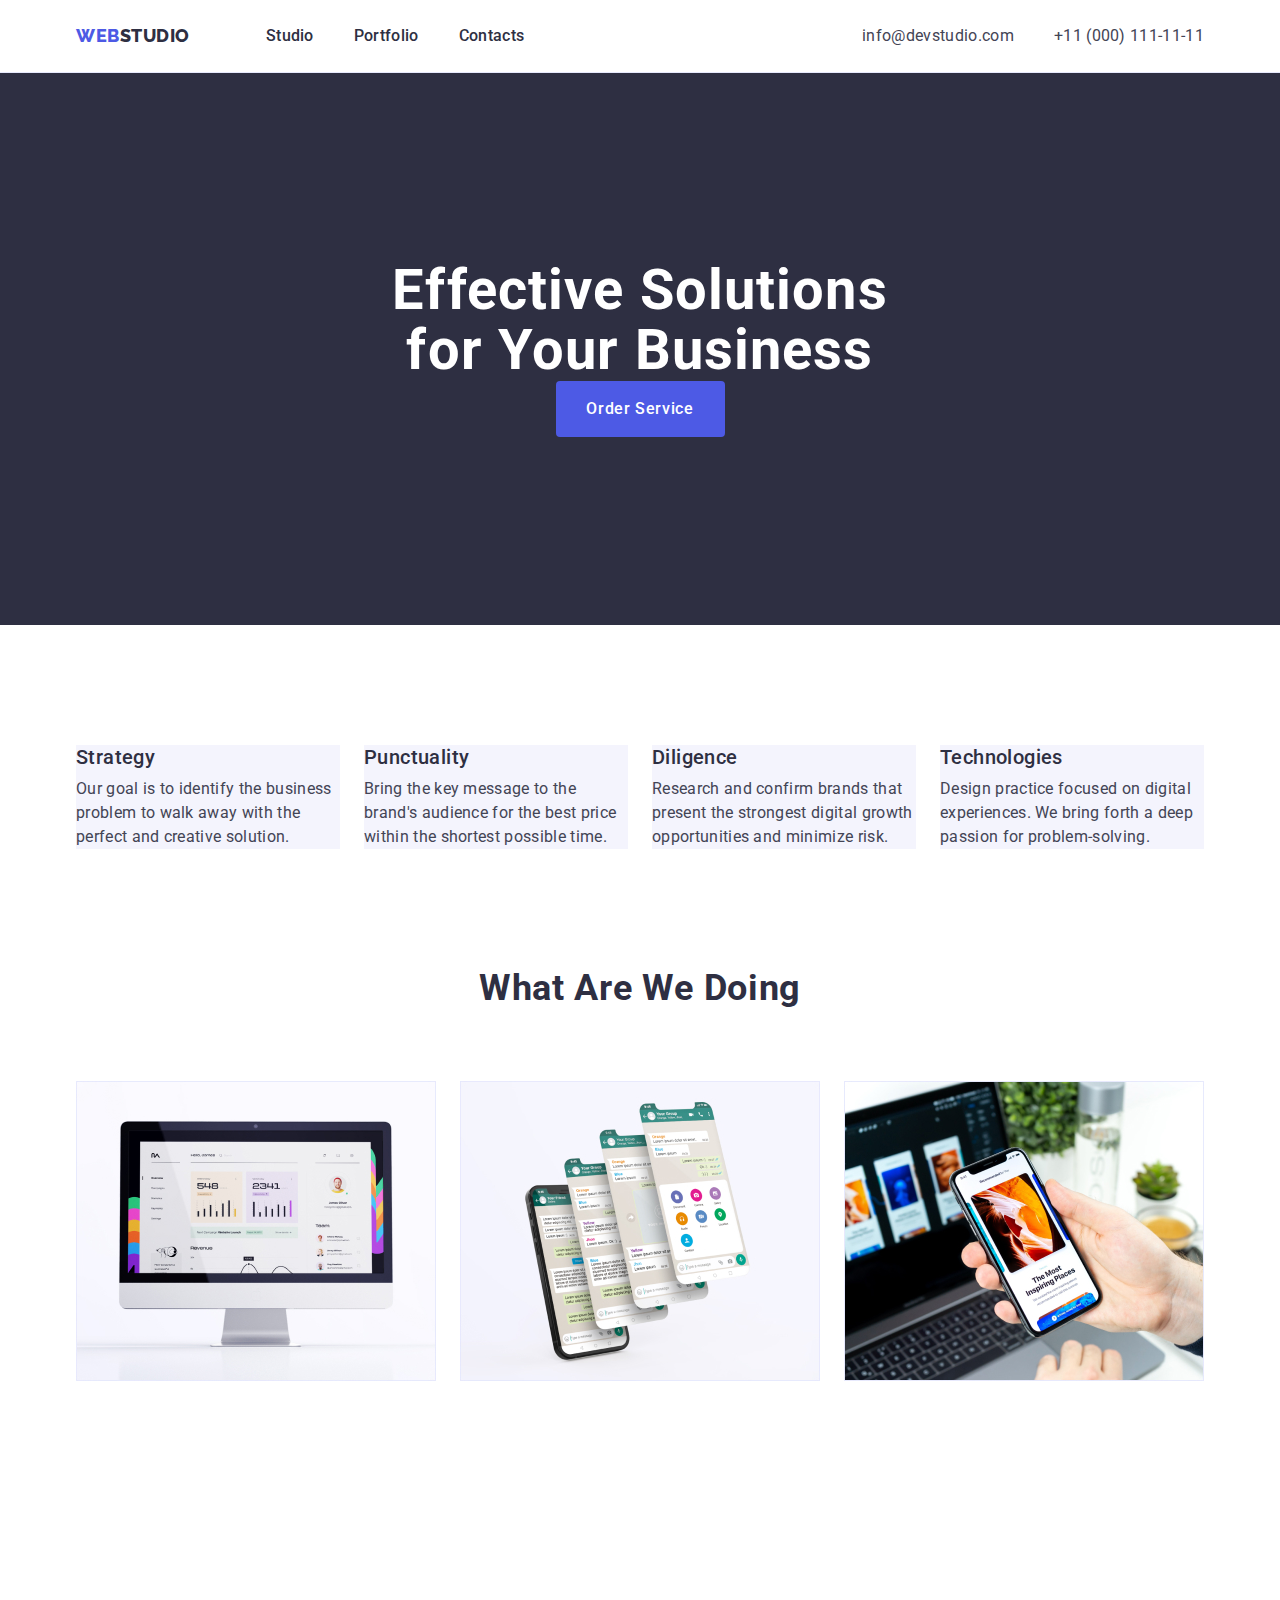
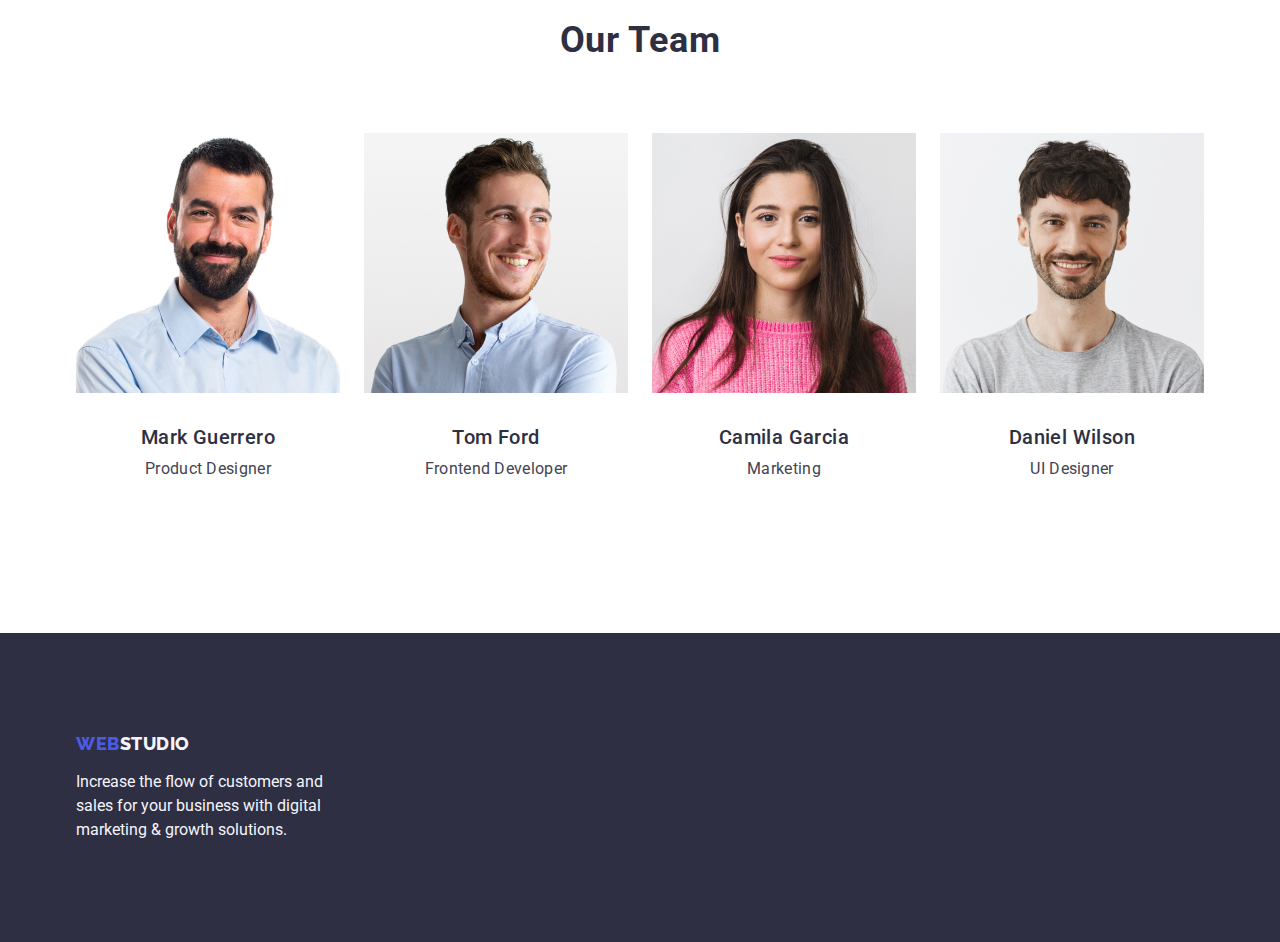
<file: index.html>
<!DOCTYPE html>
<html lang="en">



<head>
    <meta charset="UTF-8">
    <meta http-equiv="X-UA-Compatible" content="IE=edge">
    <meta name="viewport" content="width=device-width,initial-scale=1.0" />
    <link href="https://fonts.googleapis.com" rel="preconnect" />
    <link href="https://fonts.gstatic.com" rel="preconnect" />
    <link href="https://fonts.googleapis.com/css2?family=Raleway:wght@800&family=Roboto:wght@400;500;700&display=swap"
        rel="stylesheet" />
    <title>Web Studio</title>
    <link rel="stylesheet"
        href="https://cdnjs.cloudflare.com/ajax/libs/modern-normalize/1.1.0/modern-normalize.min.css">
    <link rel="stylesheet" href="./css/styles.css" />
</head>

<body class="body">
    <header class="page-header">
        <div class="header-cntnr container">
            <nav class="nav list">
                <a class="logo link" href="./index.html">Web<span class="second-logo">Studio</span></a>
                <ul class="header-menu-item list">
                    <li class="nav-menu">
                        <a class="menu link" href="./index.html">Studio</a>
                    </li>
                    <li class="nav-menu">
                        <a class="menu link" href="./portfolio.html">Portfolio</a>
                    </li>
                    <li class="nav-menu"><a class="menu link" href="">Contacts</a>
                    </li>
                </ul>
            </nav>
            <address class="address">
                <ul class="contact-menu list">
                    <li class="menu-item link">
                        <a class="contact link" href="mailto:info@devstudio.com">info@devstudio.com</a>
                    </li>
                    <li class="menu-item link">
                        <a class="contact link" href="tel:+110001111111">+11 (000) 111-11-11</a>
                    </li>
                </ul>
            </address>
        </div>
    </header>

    <main>

        <section class="second-menu-title">
            <div class="container">
                <h1 class="hero-title">Effective Solutions for Your Business </h1>
                <button class="order-button" type="button">Order Service</button>
            </div>
        </section>

        <section class="excellence-menu-section">
            <div class="container">
                <h2 class="visually-hidden">Our Excellence</h2>
                <ul class="excellence-menu list">
                    <li class="excellence-menu-item ">
                        <h3 class="title-second-section">Strategy</h3>
                        <p class="second-section-p">Our goal is to identify the business problem to walk away with the
                            perfect and creative
                            solution.
                        </p>
                    </li>
                    <li class="excellence-menu-item">
                        <h3 class="title-second-section">Punctuality</h3>
                        <p class="second-section-p">Bring the key message to the brand's audience for the best price
                            within
                            the shortest
                            possible
                            time.</p>
                    </li>
                    <li class="excellence-menu-item">
                        <h3 class="title-second-section">Diligence</h3>
                        <p class="second-section-p">Research and confirm brands that present the strongest digital
                            growth
                            opportunities and
                            minimize
                            risk.</p>
                    </li>
                    <li class="excellence-menu-item">
                        <H3 class="title-second-section">Technologies</H3>
                        <p class="second-section-p">Design practice focused on digital experiences. We bring forth a
                            deep
                            passion for
                            problem-solving.</p>
                    </li>
                </ul>
            </div>
        </section>
        <section class="offers-menu-section">
            <div class="container-li container">
                <h2 class="title-third-section">What are we doing</h2>
                <ul class="offers-menu list">
                    <li class="offers-menu-item">
                        <img class="photo" src="./images/desktop.jpg" alt="desktop" width="360" />
                    </li>
                    <li class="offers-menu-item">
                        <img class="photo" src="./images/ui.jpg" alt="ui" width="360" />

                    </li>
                    <li class=" offers-menu-item">
                        <img class="photo" src="./images/uii.jpg" alt="user interface" width="360" />
                    </li>
                </ul>

            </div>

        </section>
        <section class="team-menu-section">
            <div class="container">

                <h2 class="team-menu">Our Team</h2>
                <ul class="team list">
                    <li class="team-menu-item">
                        <img class="photo" src="./images/mark.jpg" alt="mark's photo" width="264" />
                        <div class="employee">
                            <h3 class="name">Mark Guerrero</h3>
                            <p class="role">Product Designer</p>

                        </div>

                    </li>
                    <li class="team-menu-item">
                        <img class="photo" src="./images/tom.jpg" alt="tom's photo" width="264" />
                        <div class="employee">
                            <h3 class="name">Tom Ford</h3>
                            <p class="role">Frontend Developer</p>

                        </div>

                    </li>
                    <li class="team-menu-item">
                        <img class="photo" src="./images/camilla.jpg" alt="camilla's photo" width="264" />
                        <div class="employee">
                            <h3 class="name">Camila Garcia</h3>
                            <p class="role">Marketing</p>

                        </div>

                    </li>
                    <li class="team-menu-item">
                        <img class="photo" src="./images/wilson.jpg" alt="wilson's photo" width="264" />
                        <div class="employee">
                            <h3 class="name">Daniel Wilson</h3>
                            <p class="role">UI Designer</p>

                        </div>

                    </li>
                </ul>

            </div>

        </section>
    </main>
    <footer class="bottom-logo-s">
        <div class="container">
            <a class="logo-b link" href="./index.html">Web<span class="second-logo-b">Studio</span>
            </a>
            <p class="promotion-slogan"> Increase the flow of customers and sales for your business with digital
                marketing &
                growth solutions.</p>

        </div>

    </footer>
</body>

</html>
</file>
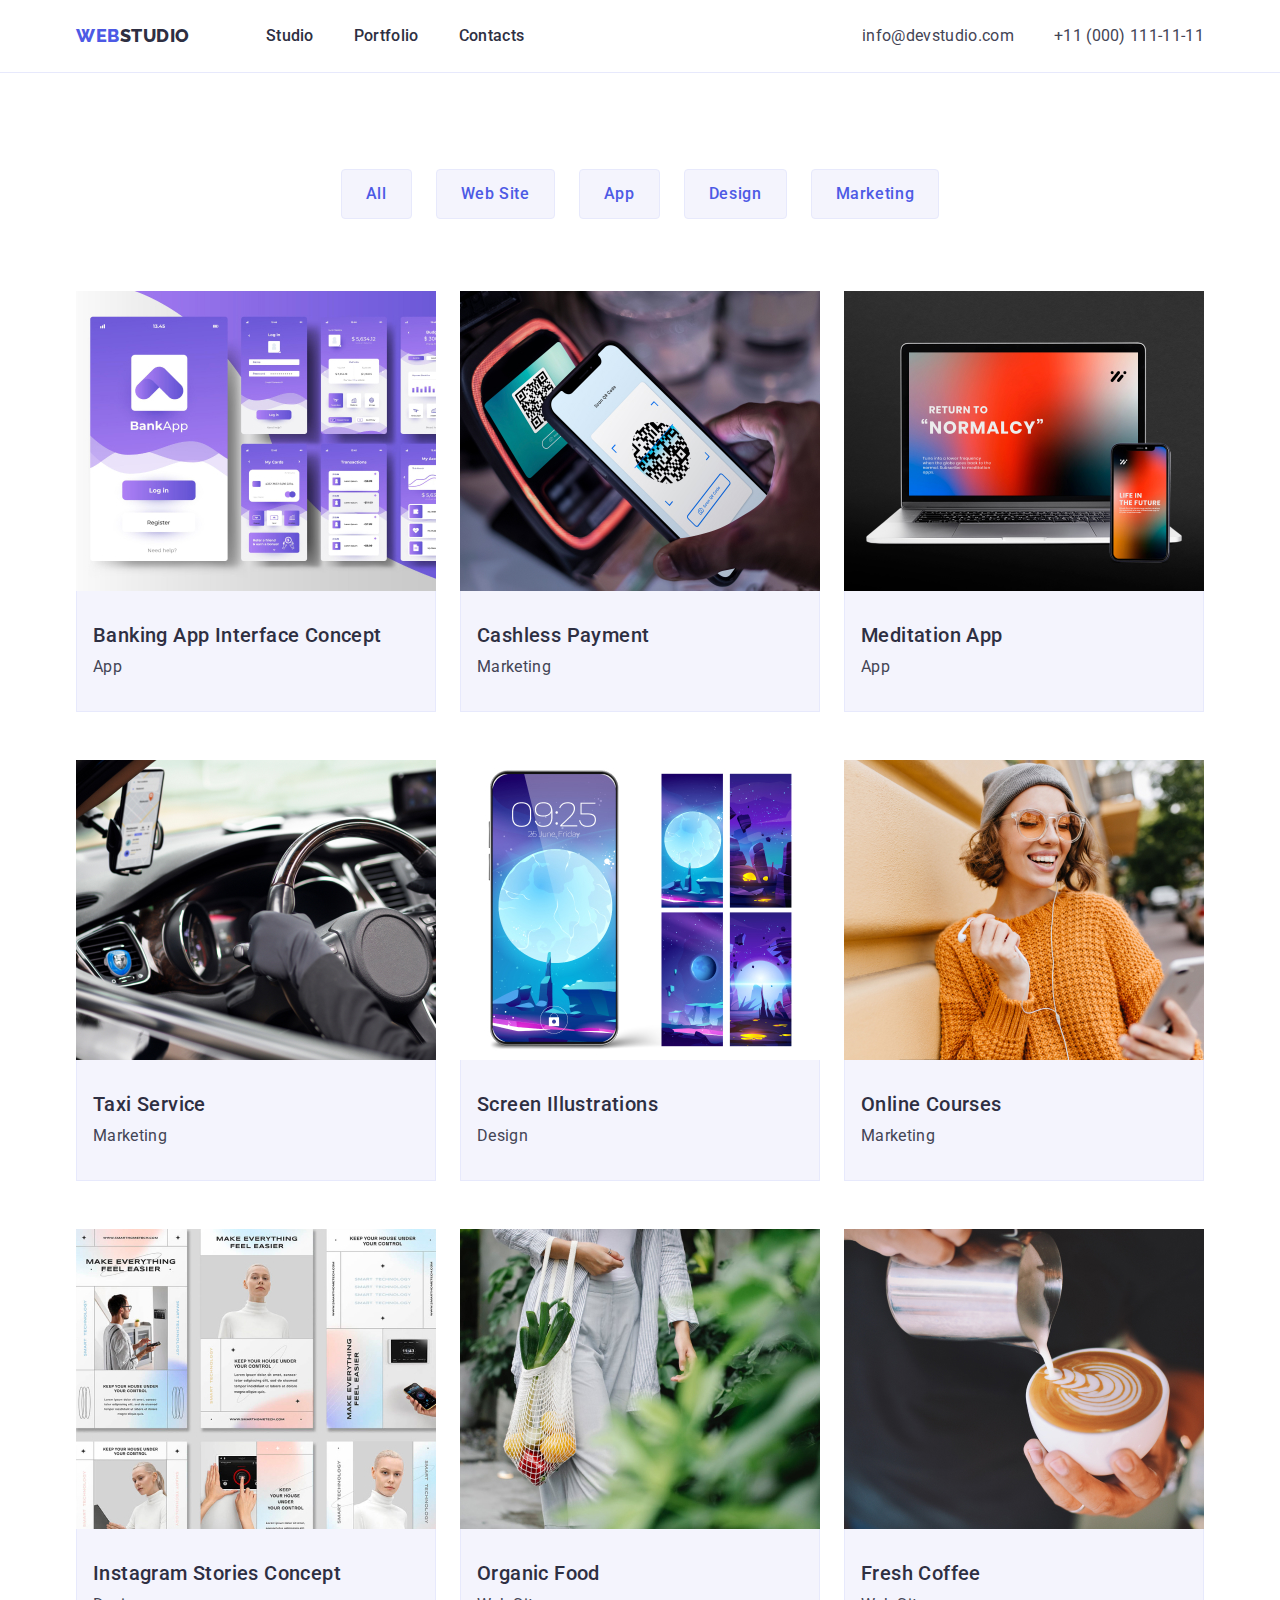
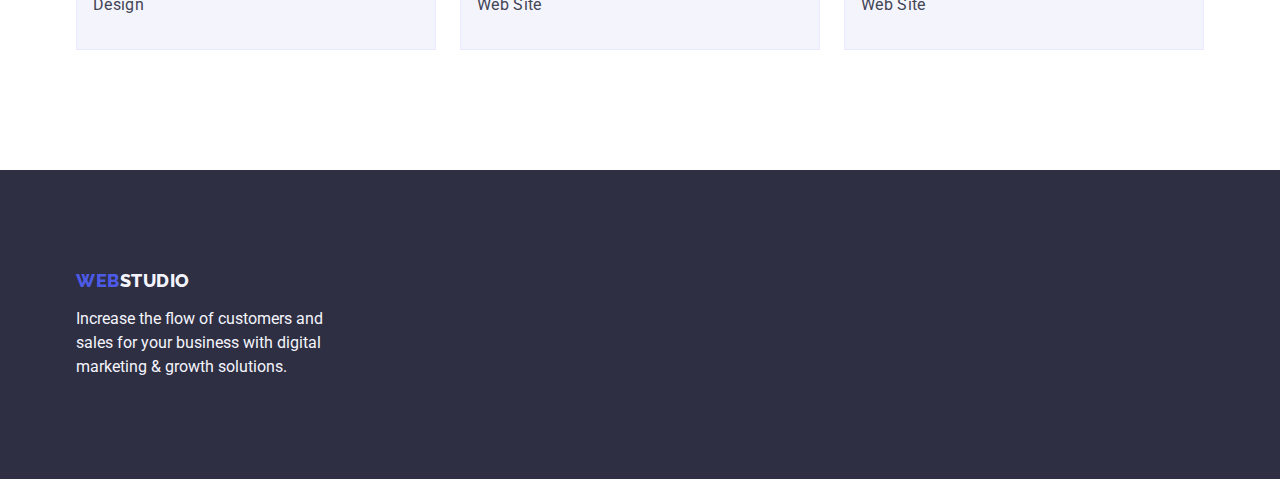
<file: portfolio.html>
<!DOCTYPE html>
<html lang="en">

<head>
    <meta charset="UTF-8">
    <meta http-equiv="X-UA-Compatible" content="IE=edge">
    <meta name="viewport" content="width=device-width, initial-scale=1.0">
    <link href="https://fonts.googleapis.com" rel="preconnect" />
    <link href="https://fonts.gstatic.com" rel="preconnect" />
    <link href="https://fonts.googleapis.com/css2?family=Raleway:wght@800&family=Roboto:wght@400;500;700&display=swap"
        rel="stylesheet" />
    <title>Web Studio</title>
    <link rel="stylesheet"
        href="https://cdnjs.cloudflare.com/ajax/libs/modern-normalize/1.1.0/modern-normalize.min.css">
    <link rel="stylesheet" href="./css/styles.css" />
</head>

<body class="body">
    <header class=" page-header ">
        <div class="header-cntnr container">
            <nav class="nav list">
                <a class="logo link" href="./index.html">Web<span class="second-logo">Studio</span></a>
                <ul class="header-menu-item list">
                    <li class="nav-menu link">
                        <a class="menu link" href="./index.html">Studio</a>
                    </li>
                    <li class="nav-menu link">
                        <a class="menu link" href="./portfolio.html">Portfolio</a>
                    </li>
                    <li class="nav-menu link"><a class="menu link" href="">Contacts</a>
                    </li>
                </ul>
            </nav>
            <address class="address">
                <ul class="contact-menu list">
                    <li class="menu-item link">
                        <a class="contact link" href="mailto:info@devstudio.com">info@devstudio.com</a>
                    </li>
                    <li class="menu-item ">
                        <a class="contact link" href="tel:+110001111111">+11 (000) 111-11-11</a>
                    </li>
                </ul>
            </address>
        </div>

    </header>

    <main>
        <section class="section-portfolio">
            <div class="container">

                <h1 class="visually-hidden">Portfolio</h1>
                <ul class="prtflio-btns list">
                    <li class="btn">
                        <button class="button-portfolio" type="button">All</button>
                    </li>
                    <li class="btn">
                        <button class="button-portfolio" type="button">Web Site</button>
                    </li>
                    <li class="btn"><button class="button-portfolio" type="button">App</button></li>
                    <li class="btn"><button class="button-portfolio" type="button">Design</button></li>
                    <li class="btn"><button class="button-portfolio" type="button">Marketing</button></li>
                </ul>

                <ul class="frs-smpls list">
                    <li class="sample"> <a class=" link" href=""> <img class="photo" src="./images/img.jpg"
                                alt="app concept">
                            <div class="div-itm">
                                <h2 class="offers-samples">Banking App Interface Concept</h2>
                                <p class="offers-samples-p">App</p>
                            </div>
                        </a> </li>
                    <li class="sample"> <a class="link" href=""> <img class="photo" src="./images/payment.jpg"
                                alt="payment samples">
                            <div class="div-itm">
                                <h2 class="offers-samples">Cashless Payment</h2>
                                <p class="offers-samples-p"> Marketing</p>
                            </div>
                        </a></li>
                    <li class="sample">
                        <a class="link" href=""> <img class="photo" src="./images/interface.jpg" alt="laptop interface">
                            <div class="div-itm">
                                <h2 class="offers-samples">Meditation App </h2>
                                <p class="offers-samples-p"> App</p>
                            </div>
                        </a>
                    </li>
                    <li class="sample"> <a class="link" href=""> <img class="photo" src="./images/car.jpg"
                                alt="driving man">
                            <div class="div-itm">
                                <h2 class="offers-samples">Taxi Service </h2>
                                <p class="offers-samples-p"> Marketing</p>
                            </div>

                        </a>
                    </li>
                    <li class="sample"> <a class="link" href=""><img class="photo" src="./images/moon.jpg"
                                alt="screen illustration">
                            <div class="div-itm">

                                <h2 class="offers-samples">Screen Illustrations </h2>
                                <p class="offers-samples-p"> Design</p>
                            </div>
                        </a>
                    </li>
                    <li class="sample"><a class="link" href=""><img class="photo" src="./images/courses.jpg"
                                alt="a student">
                            <div class="div-itm">

                                <h2 class="offers-samples">Online Courses</h2>
                                <p class="offers-samples-p">Marketing</p>
                            </div>
                        </a></li>
                    <li class="sample"><a class="link" href=""><img class="photo" src="./images/concept.jpg"
                                alt="callories app ui">
                            <div class="div-itm">

                                <h2 class="offers-samples">Instagram Stories Concept</h2>
                                <p class="offers-samples-p">Design</p>
                            </div>
                        </a></li>
                    <li class="sample"> <a class="link" href=""> <img class="photo" src="./images/food.jpg"
                                alt="veggies">
                            <div class="div-itm">
                                <h2 class="offers-samples">Organic Food</h2>
                                <p class="offers-samples-p">Web Site</p>
                            </div>
                        </a></li>
                    <li class="sample"><a class="link" href=""><img class="photo" src="./images/coffee.jpg"
                                alt="man pouring coffee">
                            <div class="div-itm">
                                <h2 class="offers-samples">Fresh Coffee</h2>
                                <p class="offers-samples-p">Web Site</p>
                            </div>
                        </a></li>
                </ul>
            </div>

        </section>

    </main>
    <footer class="bottom-logo-s">
        <div class="container">
            <a class="logo-b link" href="./index.html">Web<span class="second-logo-b">Studio</span>
            </a>
            <p class="promotion-slogan"> Increase the flow of customers and sales for your business with digital
                marketing &
                growth solutions.</p>

        </div>

    </footer>

</body>


</html>
</file>
<file: css/styles.css>
:root {
  --primary-text-text-color-theme-dark: #ffffff;
  --accent-color: fff6c00;
  --color: #2e2f42;
  --color: #434455;
  --color: #e7e9fc;
}
.visually-hidden {
  position: absolute;
  width: 1px;
  height: 1px;
  margin: -1px;
  border: 0;
  padding: 0;

  white-space: nowrap;
  clip-path: inset(100%);
  clip: rect(0 0 0 0);
  overflow: hidden;
}

.h1,
h2,
h3,
h4,
h5,
h6,
p {
  margin: 0;
  padding-bottom: 0;
}
ul,
ol {
  margin-top: 0;
  margin-bottom: 0;
  padding-left: 0;
}

.list {
  list-style: none;
  margin: 0;
  padding: 0;
}
.link {
  text-decoration: none;
}
/* header */
.page-header {
  box-shadow: 0px 2px 1px rgba(46, 47, 66, 0.08) 0px 1px 1px
    rgba(46, 47, 66, 0.16) 0px 1px 6px rgba(46, 47, 66, 0.08);
}

.contact {
  font-weight: 400;
  display: block;
  padding: 24px 0;
  font-size: normal;
  color: #434455;
  font-style: normal;
}
.contact:hover {
  color: #404bbf;
}
.contact:focus {
  color: #404bbf;
}

.menu-item {
  font-size: 16px;
  font-weight: 500;
  line-height: 1.5;
  color: #434455;
  letter-spacing: 0.02em;
}
/* logo */

/* nav-menu */
.portfolio-header-cntnr {
  display: flex;
}
.logo {
  font-family: Raleway, sans-serif;
  font-size: 18px;
  font-weight: 800;
  line-height: 1.17;
  color: #4d5ae5;
  letter-spacing: 0.03em;
  text-transform: uppercase;
  margin-right: 76px;
}
.header-menu-item {
  display: flex;
  gap: 40px;
}
.menu {
  font-size: 16px;
  color: #2e2f42;
  font-weight: 500;
  line-height: 1.5;
  letter-spacing: 0.02em;
  padding: 24px 0;
}
.menu:hover {
  color: #404bbf;
}
.menu:focus {
  color: #404bbf;
}

.logo:hover {
  color: #404bbf;
}
.logo:focus {
  color: #404bbf;
}
.second-logo {
  color: #2e2f42;
}
.second-logo-b:hover {
  color: #404bbf;
}
.second-logo-b:focus {
  color: #404bbf;
}
.second-logo:hover {
  color: #404bbf;
}
.second-logo:focus {
  color: #404bbf;
}
.header-menu-item {
  display: flex;
  gap: 40px;
}
.contact-menu {
  display: flex;
  gap: 40px;
}
.header-menu-item:hover {
  color: #404bbf;
}
.header-menu-item:focus {
  color: #404bbf;
}
.page-header {
  border-bottom: 1px solid #e7e9fc;
}
.header-cntnr {
  display: flex;
  padding-top: 20px;
  padding-bottom: 20px;
}
.container {
  width: 1158px;
  margin: 0 auto;
  padding: 0 15px;
}
.nav {
  display: flex;
  align-items: center;
}

address {
  margin-left: auto;
}
/* first section */
second-menu-title {
  background-image: linear-gradient(
    rgba(46, 47, 66, 0.7),
    rgba(46, 47, 66, 0.7)
  );
  max-width: 1440px;
  background-repeat: no-repeat;
  background-position: center;
  background-size: cover;
}
/* main */
.order-button {
  font-family: 'Roboto', sans-serif;
  cursor: pointer;
  background-color: #4d5ae5;
  font-weight: 500;
  font-size: 16px;
  letter-spacing: 0.04em;
  color: #ffffff;
  line-height: 1.5;
  display: block;
  min-width: 169px;
  height: 56px;
  border: none;
  background-color: #4d5ae5;
  border-radius: 4px;
  margin-left: auto;
  margin-right: auto;
}
.order-button:hover {
  background-color: #404bbf;
}
.order-button:focus {
  background-color: #404bbf;
}
/* title second section */
.title-second-section {
  font-size: 20px;
  font-weight: 500;
  line-height: 1.2;
  color: #2e2f42;
  letter-spacing: 0.02em;
  list-style: none;
  margin-bottom: 8px;
}
.second-section-p {
  font-weight: 400;
  font-size: 16px;
  line-height: 1.5;
  color: #434455;
  letter-spacing: 0.02em;
}

.offers-menu-section {
  font-size: 20px;
  letter-spacing: 0.02;
  line-height: 1.2;
  font-weight: 500;
  text-decoration: none;
  list-style: none;
  text-transform: capitalize;
}

.contact-menu {
  text-align: left;
}

/* our team */
.team-list {
  list-style: none;
}

.role {
  font-size: 16px;
  line-height: 1.5;
  letter-spacing: 0.02em;
  color: #434455;
}

.name {
  font-size: 20px;
  line-height: 1.2;
  letter-spacing: 0.02em;
  font-weight: 500;
  color: #2e2f42;
  list-style: none;
  text-decoration: none;
  text-transform: capitalize;
  text-align: center;
  margin-bottom: 8px;
}

/*  */

.body {
  background-color: #ffffff;
  color: #434455;
  font-family: 'Roboto', sans-serif;
  font-size: 16px;
  font-weight: 400;
  line-height: 1.5;
}

/* hero=title */
.hero-title {
  font-size: 56px;
  font-weight: 700;
  line-height: 1.07;
  letter-spacing: 0.02em;
  color: #ffffff;
  background-color: #2e2f42;
  max-width: 496px;
  margin: 0 auto;
}
.second-menu-title {
  font-size: 16px;
  font-weight: 500;
  line-height: 1.5;
  color: #2e2f42;
  letter-spacing: 0.02em;
  text-decoration: none;
  list-style: none;
  text-align: left;
  background-color: #2e2f42;
  text-align: center;
  padding: 188px 0;
}

/* main section */
.main {
  background-color: #ffffff;
  text-align: center;
  font-size: 1.2rem;
  font-weight: 300;
  line-height: 1.5;
  color: #434454;
}
/* footer */

/* bottom logo */

/* WEB */

logo {
  font-family: 'Raleway', sans-serif;
  font-size: 18x;
  font-weight: 800;
  line-height: 1.17;
  color: #4d5ae5;
  list-style: none;
  text-decoration: none;
  text-align: left;
  letter-spacing: 0.03em;
  text-transform: uppercase;
}
.logo-b {
  font-size: 18px;
  font-weight: 800;
  line-height: 1.17;
  font-family: 'Raleway', sans-serif;
  color: #4d5ae5;
  text-align: left;
  letter-spacing: 0.03em;
  text-transform: uppercase;
  display: inline-block;
  margin-bottom: 16px;
}
.logo-b:hover {
  color: #404bbf;
}
.logo-b:focus {
  color: #404bbf;
}

/*STUDIO */
.second-logo-b {
  font-size: 18px;
  font-weight: 800;
  line-height: 1.17;
  font-family: 'Raleway', sans-serif;
  color: #f4f4fd;
  background-color: #2e2f42;
  list-style: none;
  text-decoration: none;
  text-align: left;
  letter-spacing: 0.03em;
  text-transform: uppercase;
}

.promotion-slogan {
  font-size: 16px;
  line-height: 1.5;
  color: #f4f4fd;
}
.button:hover {
  background-color: #404bbf;
  color: #ffffff;
}
button:focus {
  background-color: #404bbf;
  color: #ffffff;
}

/* team photos */
.team {
  display: flex;
  gap: 24px;
}

.team-menu-section {
  font-size: 36px;
  line-height: 1.11;
  letter-spacing: 0.02em;
  color: #2e2f42;
  text-transform: capitalize;
  text-align: center;
}
.team-menu {
  font-size: 36px;
  line-height: 1.11;
  letter-spacing: 0.02em;
  color: #2e2f42;
  text-transform: capitalize;
  margin-bottom: 72px;
}

.team-menu-item {
  background-color: #ffffff;
  width: calc((100%-72px) / 4);
  border-radius: 0px 0px 4px 4px;
}
.employee {
  padding: 32px 16px;
}
/* third section */
.title-third-section {
  font-size: 36px;
  line-height: 1.11;
  letter-spacing: 0.02em;
  color: #2e2f42;
  text-align: center;
  text-transform: capitalize;
  margin-bottom: 72px;
}
.offers-menu-section {
  padding-bottom: 120px;
}
.offers-menu {
  display: flex;
  gap: 24px;
}
.offers-menu-item {
  width: calc((100% - 48px) / 3);
}
.div-itm {
  padding: 32px 16px;
  border: 1px solid #e7e9fc;
  border-top: none;
}
.portfolio-address {
  font-style: normal;
  list-style: none;
}
/* second section */
.excellence-menu {
  display: flex;
  gap: 24px;
}
.excellence-menu-section {
  padding: 120px 0;
}
/* exsellence ;enu ite; */
.excellence-menu-item {
  background-color: #f4f4fd;
  width: calc((100% - 72px) / 4);
}

/* portfolio */

.logo-p:hover {
  color: #404bbf;
}
.logo-p:focus {
  color: #404bbf;
}
.portfolio-header-cntnr {
  width: 1158;
  margin: 0 auto;
  padding: 0 15px;
}
.address {
  font-style: normal;
}
.button-portfolio {
  font-family: 'Roboto', sans-serif;
  letter-spacing: 0.04em;
  line-height: 1.5;
  font-weight: 500;
  font-size: 16px;
  background-color: #f4f4fd;
  color: #4d5ae5;

  cursor: pointer;
  padding: 12px 24px;
  border: 1px solid #e7e9fc;
  border-radius: 4px;
}
.section-portofolio {
  padding: 96px 0 120px;
}

.button-portfolio:hover {
  border: 1px solid transparent;
  background-color: #404bbf;
  color: #ffffff;
}

.button-portfolio:focus {
  border: 1px solid transparent;
  background-color: #404bbf;
  color: #ffffff;
}
/*prtflio-sction  */
.section-portfolio {
  padding: 96px 0 120px 0;
}

/*  portfolio offers menu */
.prtflio-btns {
  justify-content: center;
  display: flex;
  gap: 24px;
  margin-bottom: 72px;
}
.header-menu-item {
  display: flex;
  gap: 40px;
}

/* second list prtfolio */
.frs-smpls {
  display: flex;
  flex-wrap: wrap;
  column-gap: 24px;
  row-gap: 48px;
}
/* 2section */
.sample {
  background-color: #f4f4fd;
}
.offers-samples {
  font-weight: 500;
  font-size: 20px;
  line-height: 1.2;
  letter-spacing: 0.02em;
  color: #2e2f42;
  margin-bottom: 8px;
}
.offers-samples-p {
  font-size: 16px;
  line-height: 1.5;
  letter-spacing: 0.02em;
  color: #434455;
}
/* footer */
.bottom-logo {
  font-family: 'Raleway', sans-serif;
  font-size: 18px;
  font-weight: 800;
  line-height: 1.17;
  color: #4d5ae5;
  letter-spacing: 0.03em;
  text-transform: uppercase;
  margin-right: 76px;
}
.second-bottom-logo:hover {
  color: #404bbf;
}
.second-bottom-logo:focus {
  color: #404bbf;
}
/* HW-3 */
/* first section */
.photo {
  display: block;
}
.bottom-logo-s {
  background-color: #2e2f42;
  padding: 100px 0;
}
.bottom-logo {
  display: inline-block;
  margin-bottom: 16px;
}
.promotion-slogan {
  max-width: 264px;
}
.team-menu-section {
  padding: 120px 0;
}
.container-li {
  border-top: none;
}
</file>
